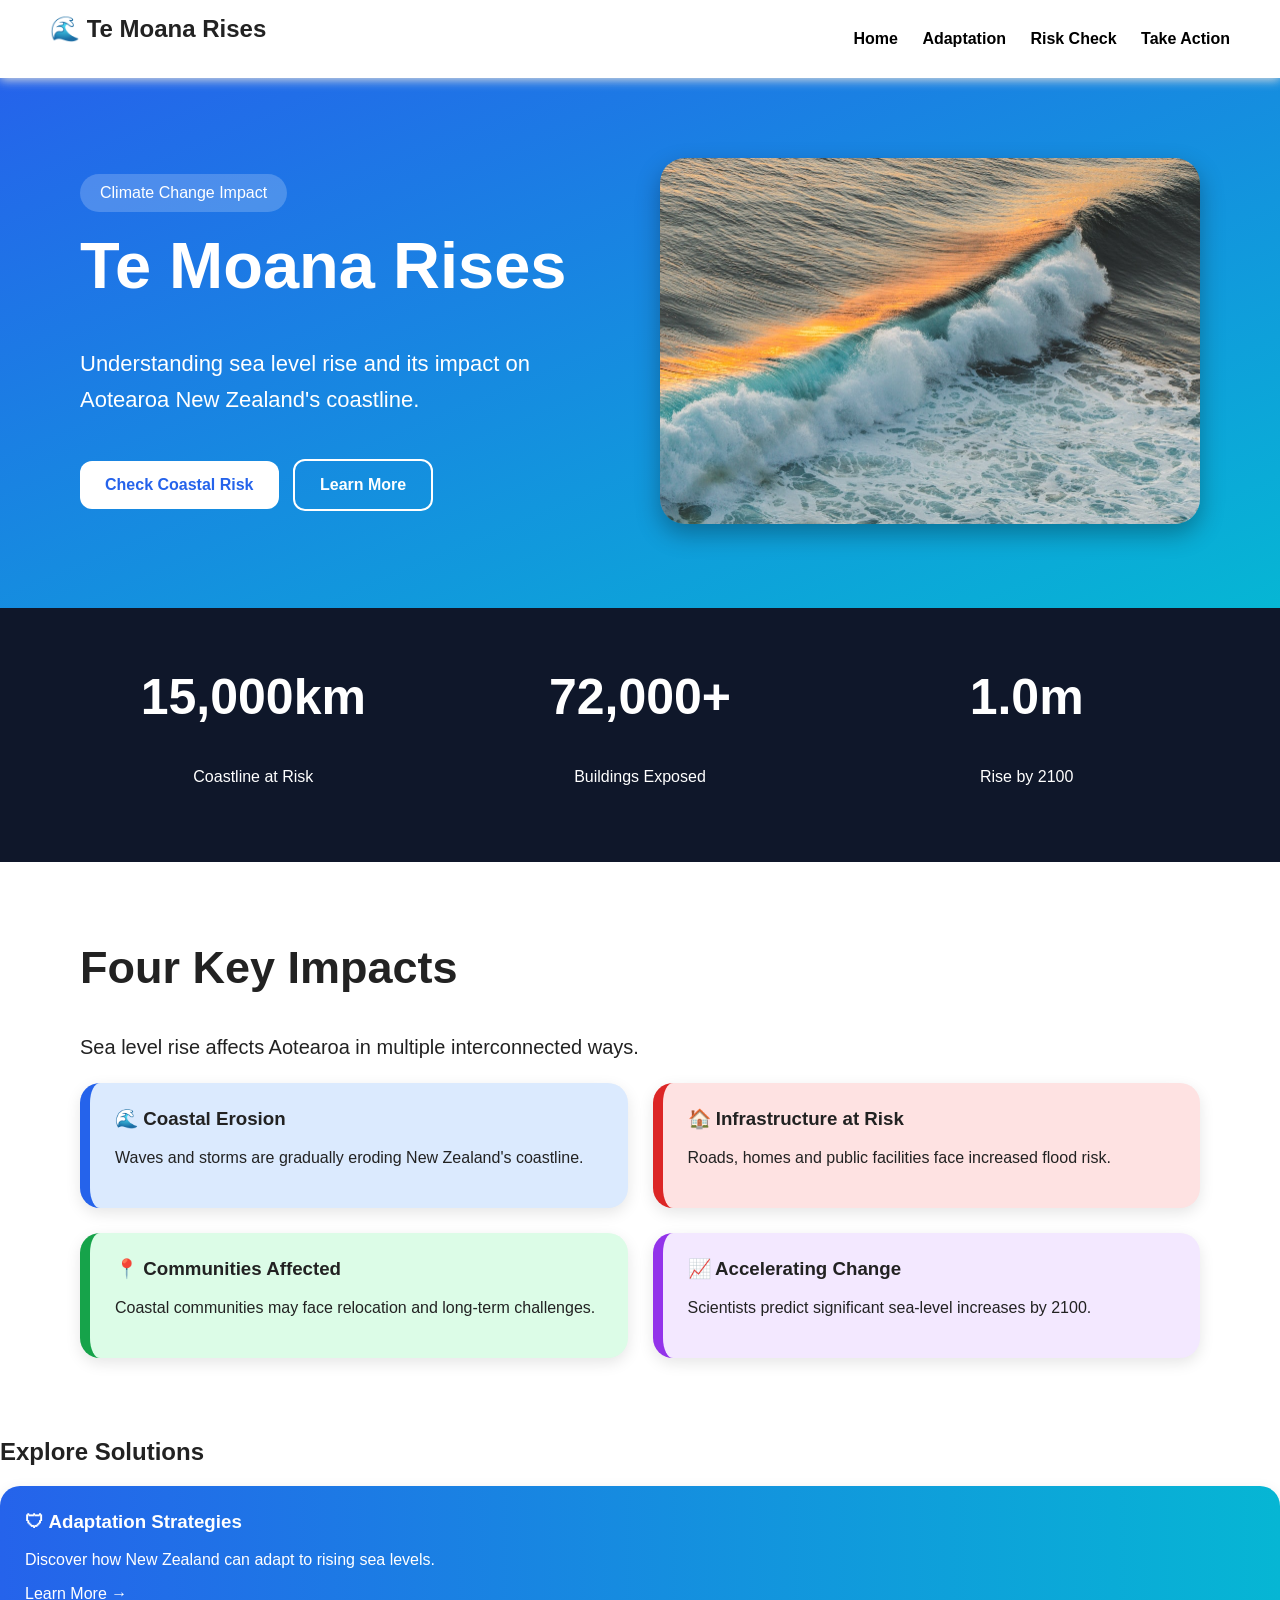
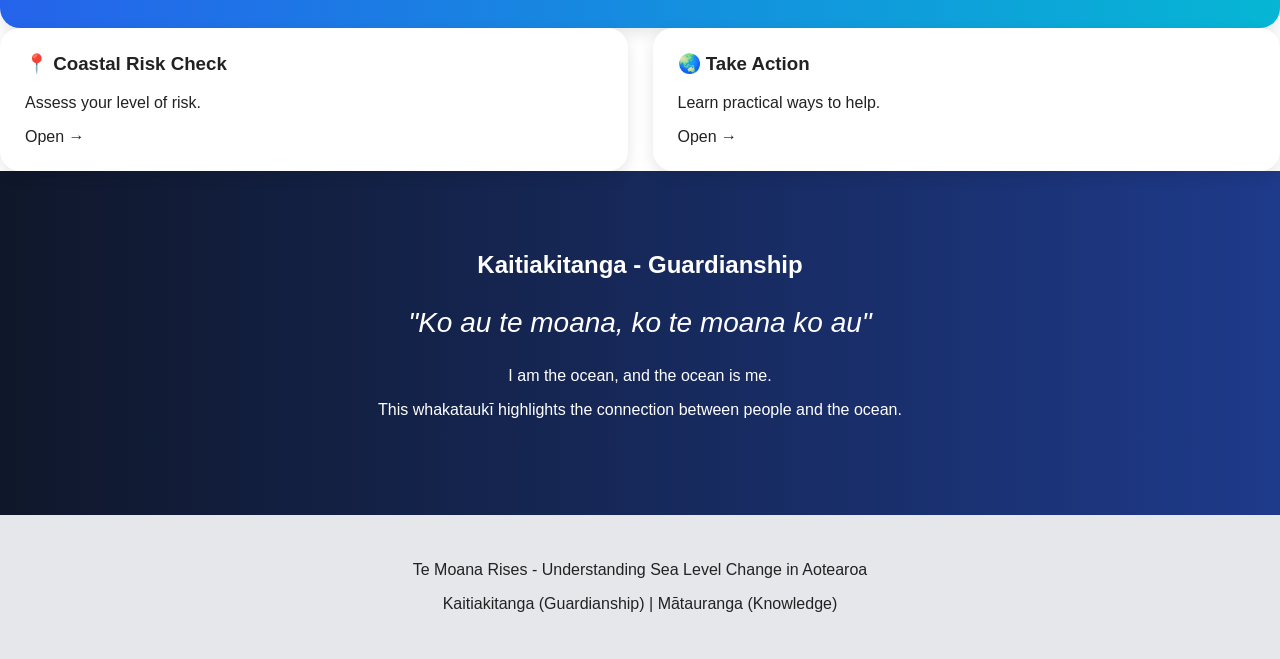
<file: index.html>
<!DOCTYPE html>
<html lang="en">
<head>
    <meta charset="UTF-8">
    <title>Title</title>
    <link rel="stylesheet" href="style.css">
</head>
<body>

<!-- Navigation -->
<div class="navbar">
<h2>🌊 Te Moana Rises</h2>
<div class="nav-links">
<a href="index.html">Home</a>
<a href="adaptation.html">Adaptation</a>
<a href="risk check.html">Risk Check</a>
<a href="take action.html">Take Action</a>
</div>
</div>

<!-- Hero Section -->
<div class="hero">
<div class="hero-text">
<p class="badge">Climate Change Impact</p>
<h1>Te Moana Rises</h1>
<p class="hero-subtitle">
Understanding sea level rise and its impact on
Aotearoa New Zealand's coastline.
</p>
<a href="risk check.html" class="button">
Check Coastal Risk
</a>
<a href="adaptation.html" class="button2">
Learn More
</a>
</div>

<div class="hero-image">
<img src="images/ocean.jpg" alt="Ocean Waves">
</div>
</div>

<!-- Stat Section -->
<div class="stats">
<div>
<h2>15,000km</h2>
<p>Coastline at Risk</p>
</div>

<div>
<h2>72,000+</h2>
<p>Buildings Exposed</p>
</div>

<div>
<h2>1.0m</h2>
<p>Rise by 2100</p>
</div>
</div>

<!-- Impact Section -->
<div class="section">
<h2>Four Key Impacts</h2>
<p class="section-text">
Sea level rise affects Aotearoa in multiple
interconnected ways.
</p>

<div class="impact-grid">
<div class="card blue">
<h3>🌊 Coastal Erosion</h3>
<p>
Waves and storms are gradually eroding
New Zealand's coastline.
</p>
</div>

<div class="card red">
<h3>🏠 Infrastructure at Risk</h3>
<p>
Roads, homes and public facilities face
increased flood risk.
</p>
</div>

<div class="card green">
<h3>📍 Communities Affected</h3>
<p>
Coastal communities may face relocation
and long-term challenges.
</p>
</div>

<div class="card purple">
<h3>📈 Accelerating Change</h3>
<p>
Scientists predict significant sea-level
increases by 2100.
</p>
</div>
</div>
</div>

<!-- Solutions Section -->
<div class="solutions">
<h2>Explore Solutions</h2>

<div class="solution-card big">
<h3>🛡 Adaptation Strategies</h3>
<p>
Discover how New Zealand can adapt to
rising sea levels.
</p>
<a href="adaptation.html">Learn More →</a>
</div>

<div class="solution-grid">
<div class="solution-card">
<h3>📍 Coastal Risk Check</h3>
<p>Assess your level of risk.</p>
<a href="risk check.html">Open →</a>
</div>

<div class="solution-card">
<h3>🌏 Take Action</h3>
<p>Learn practical ways to help.</p>
<a href="take action.html">Open →</a>
</div>
</div>
</div>

<!-- Maori Section -->
<div class="maori">
<h2>Kaitiakitanga - Guardianship</h2>
<p class="quote">
"Ko au te moana, ko te moana ko au"</p>
<p>
I am the ocean, and the ocean is me.
</p>
<p>
This whakataukī highlights the connection
between people and the ocean.
</p>
</div>

<!-- Footer -->
<div class="footer">
<p>
Te Moana Rises - Understanding Sea Level Change
in Aotearoa
</p>

<p>
Kaitiakitanga (Guardianship) |
Mātauranga (Knowledge)
</p>
</div>

</body>
</html>
</file>
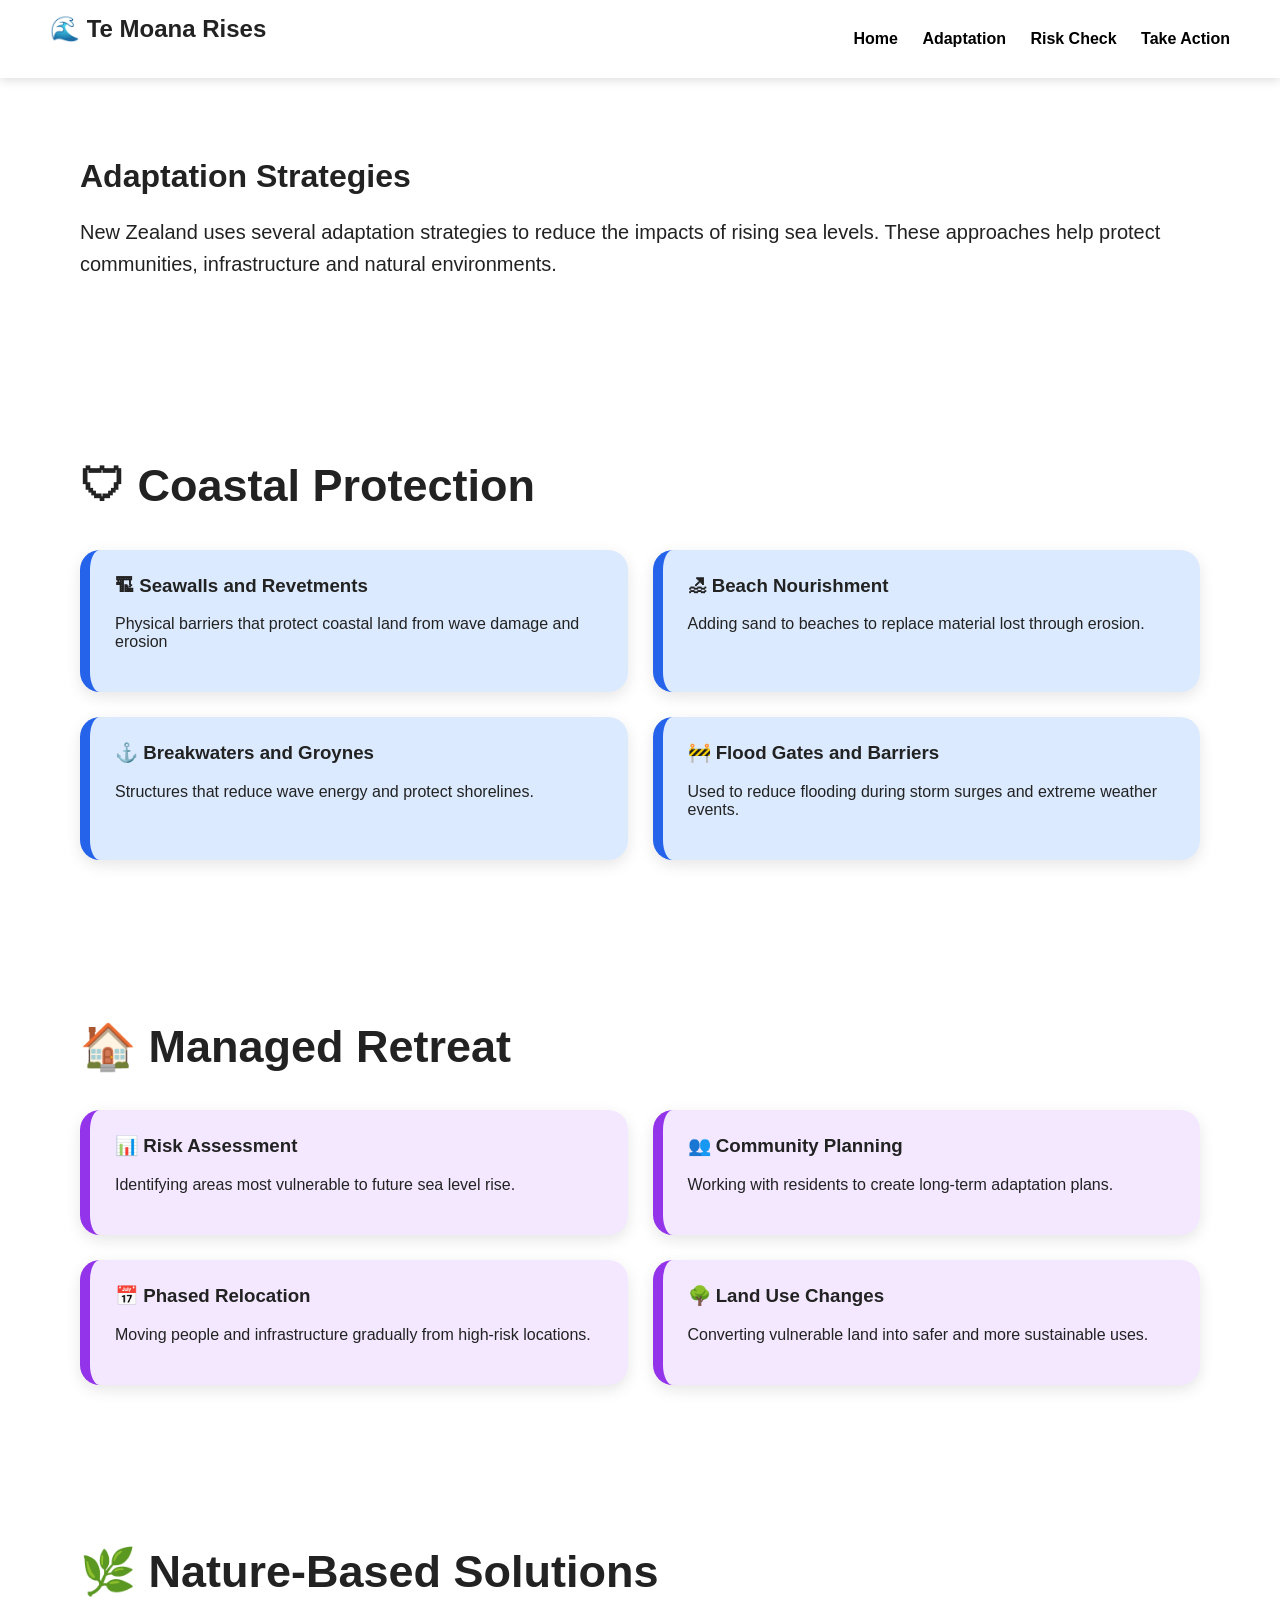
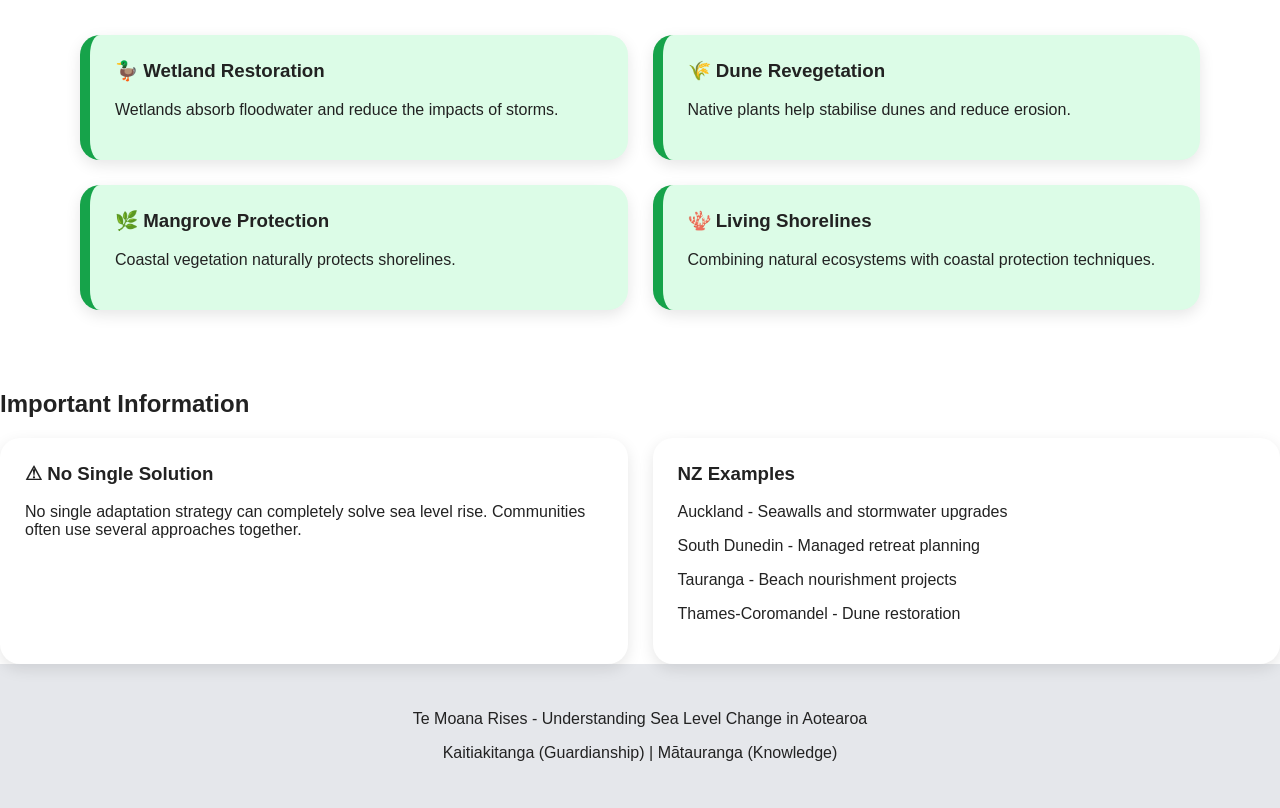
<file: adaptation.html>
<!DOCTYPE html>
<html lang="en">
<head>
    <meta charset="UTF-8">
    <title>Title</title>
    <link rel="stylesheet" href="style.css">
</head>
<body>

<!-- Navigation -->
<div class="navbar">
<h2>🌊 Te Moana Rises</h2>
<div class="nav-links">
<a href="index.html">Home</a>
<a href="adaptation.html">Adaptation</a>
<a href="risk check.html">Risk Check</a>
<a href="take action.html">Take Action</a>
</div>
</div>

<!-- Introduction Section -->
<div class="section">

<h1>Adaptation Strategies</h1>

<p class="section-text">
New Zealand uses several adaptation strategies to reduce the
impacts of rising sea levels. These approaches help protect
communities, infrastructure and natural environments.
</p>

</div>

<!-- Coastal Protection -->
<div class="section">

<h2>🛡 Coastal Protection</h2>

<div class="impact-grid">

<div class="card blue">
<h3>🏗 Seawalls and Revetments</h3>
<p>
Physical barriers that protect coastal land
from wave damage and erosion
</p>
</div>

<div class="card blue">
<h3>🏖 Beach Nourishment</h3>
<p>
Adding sand to beaches to replace material
lost through erosion.
</p>
</div>

<div class="card blue">
<h3>⚓ Breakwaters and Groynes</h3>
<p>
Structures that reduce wave energy and
protect shorelines.
</p>
</div>

<div class="card blue">
<h3>🚧 Flood Gates and Barriers</h3>
<p>
Used to reduce flooding during storm surges
and extreme weather events.
</p>
</div>

</div>
</div>

<!-- Managed Retreat -->
<div class="section">

<h2>🏠 Managed Retreat</h2>

<div class="impact-grid">

<div class="card purple">
<h3>📊 Risk Assessment</h3>
<p>
Identifying areas most vulnerable to future
sea level rise.
</p>
</div>

<div class="card purple">
<h3>👥 Community Planning</h3>
<p>
Working with residents to create long-term
adaptation plans.
</p>
</div>

<div class="card purple">
<h3>📅 Phased Relocation</h3>
<p>
Moving people and infrastructure gradually
from high-risk locations.
</p>
</div>

<div class="card purple">
<h3>🌳 Land Use Changes</h3>
<p>
Converting vulnerable land into safer and
more sustainable uses.
</p>
</div>

</div>
</div>

<!-- Nature Based Solution -->
<div class="section">

<h2>🌿 Nature-Based Solutions</h2>

<div class="impact-grid">

<div class="card green">
<h3>🦆 Wetland Restoration</h3>
<p>
Wetlands absorb floodwater and reduce the
impacts of storms.
</p>
</div>

<div class="card green">
<h3>🌾 Dune Revegetation</h3>
<p>
Native plants help stabilise dunes and
reduce erosion.
</p>
</div>

<div class="card green">
<h3>🌿 Mangrove Protection</h3>
<p>
Coastal vegetation naturally protects
shorelines.
</p>
</div>

<div class="card green">
<h3>🪸 Living Shorelines</h3>
<p>
Combining natural ecosystems with coastal
protection techniques.
</p>
</div>

</div>
</div>

<!-- Important Information -->
<div class="solutions">

<h2>Important Information</h2>

<div class="solution-grid">

<div class="solution-card">

<h3>⚠ No Single Solution</h3>

<p>
No single adaptation strategy can completely
solve sea level rise. Communities often use
several approaches together.
</p>

</div>

<div class="solution-card">

<h3>NZ Examples</h3>

<p>Auckland - Seawalls and stormwater upgrades</p>
<p>South Dunedin - Managed retreat planning</p>
<p>Tauranga - Beach nourishment projects</p>
<p>Thames-Coromandel - Dune restoration</p>

</div>

</div>
</div>

<!-- Footer -->
<div class="footer">

<p>
Te Moana Rises - Understanding Sea Level Change
in Aotearoa
</p>

<p>
Kaitiakitanga (Guardianship) |
Mātauranga (Knowledge)
</p>

</div>

</body>
</html>
</file>
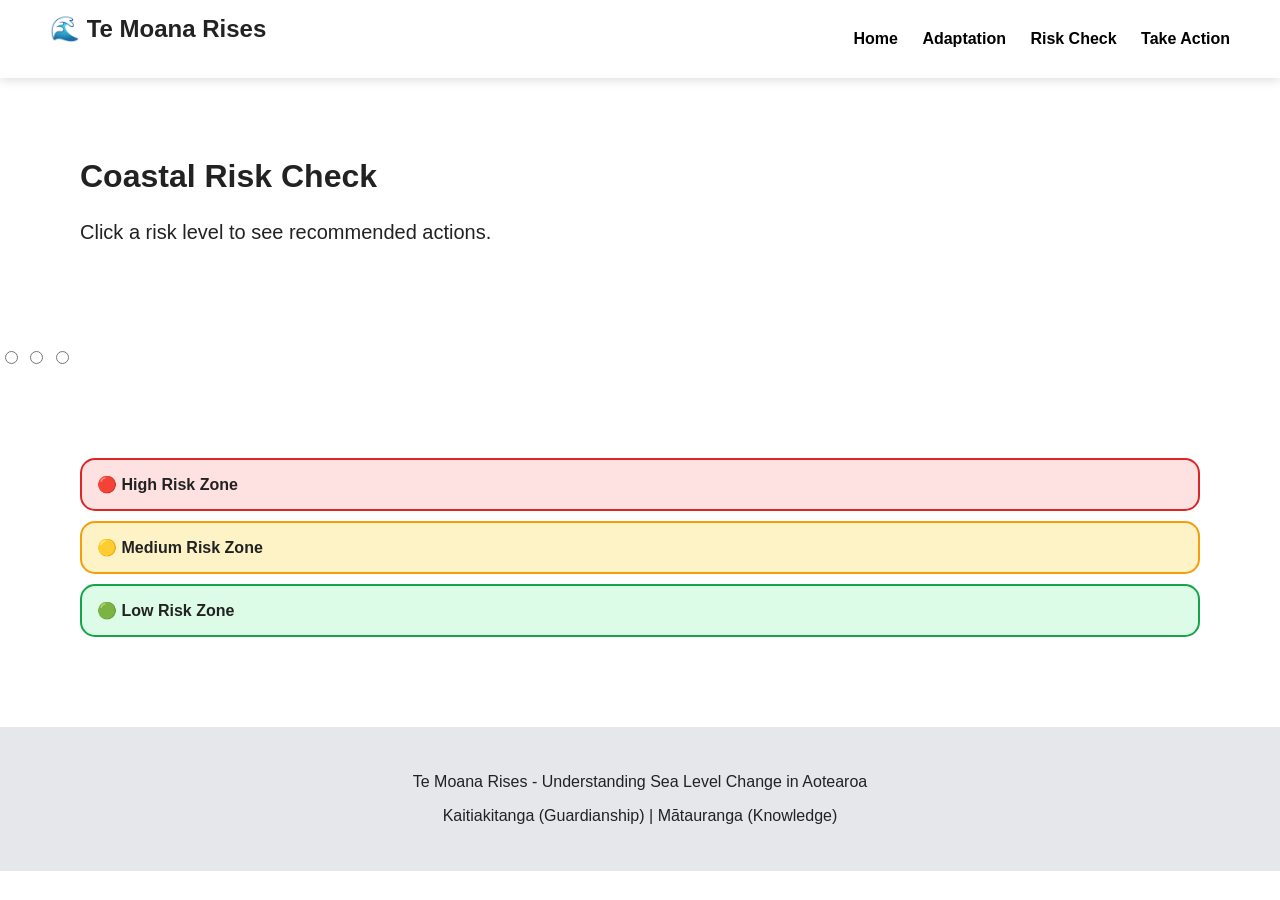
<file: risk check.html>
<!DOCTYPE html>
<html lang="en">
<head>
    <meta charset="UTF-8">
    <title>Title</title>
    <link rel="stylesheet" href="style.css">
</head>
<body>

<!-- Navigation -->
<div class="navbar">
<h2>🌊 Te Moana Rises</h2>
<div class="nav-links">
<a href="index.html">Home</a>
<a href="adaptation.html">Adaptation</a>
<a href="risk check.html">Risk Check</a>
<a href="take action.html">Take Action</a>
</div>
</div>

<!-- Title -->
<div class="section">
<h1>Coastal Risk Check</h1>
<p class="section-text">
Click a risk level to see recommended actions.
</p>
</div>

<!-- Radio buttons -->
<input type="radio" name="risk" id="high">
<input type="radio" name="risk" id="medium">
<input type="radio" name="risk" id="low">

<!-- Main interactive area -->
<div class="wrap section">

<!-- Buttons -->
<label for="high" class="high-label">🔴 High Risk Zone</label>
<label for="medium" class="medium-label">🟡 Medium Risk Zone</label>
<label for="low" class="low-label">🟢 Low Risk Zone</label>

<!-- Results -->
<div class="result high-info">
<h3>High Risk Actions</h3>
<p>🏠 Check flood maps with council</p>
<p>⚠ Prepare evacuation plan</p>
<p>📊 Review insurance coverage</p>
<p>🚨 Avoid high hazard zones</p>
</div>

<div class="result medium-info">
<h3>Medium Risk Actions</h3>
<p>🌧 Monitor storm warnings</p>
<p>🏡 Improve drainage systems</p>
<p>📊 Stay updated with council plans</p>
<p>🛠 Plan small protection upgrades</p>
</div>

<div class="result low-info">
<h3>Low Risk Actions</h3>
<p>🌿 Stay informed about climate change</p>
<p>👥 Support community projects</p>
<p>📊 Follow environmental updates</p>
<p>🏛 Support resilience planning</p>
</div>

</div>

<!-- Footer -->
<div class="footer">
<p>Te Moana Rises - Understanding Sea Level Change in Aotearoa</p>
<p>Kaitiakitanga (Guardianship) | Mātauranga (Knowledge)</p>
</div>


</body>
</html>
</file>
<file: style.css>
/* General */
body{
margin:0;
font-family:Arial,sans-serif;
background:#fff;
color:#222;
}

h1,h2,h3{margin-top:0}

a{
text-decoration:none;
color:inherit;
}

/* Navigation */
.navbar{
display:flex;
justify-content:space-between;
align-items:center;
padding:15px 50px;
background:#fff;
position:sticky;
top:0;
z-index:1000;
box-shadow:0 2px 10px #ddd;
}

.nav-links a{
margin-left:20px;
font-weight:bold;
color:#000;
}

.nav-links a:hover{
color:#0ea5e9;
}

/* Hero */
.hero{
display:grid;
grid-template-columns:1fr 1fr;
gap:40px;
padding:80px;
background:linear-gradient(to bottom right,#2563eb,#06b6d4);
color:#fff;
}

.hero h1{font-size:65px}

.hero-subtitle{font-size:22px;line-height:1.6}

.badge{
display:inline-block;
padding:10px 20px;
border-radius:30px;
background:rgba(255,255,255,0.2);
}

.hero-image img{
width:100%;
border-radius:25px;
box-shadow:0 10px 25px rgba(0,0,0,0.3);
}

/* Buttons */
.button,.button2{
display:inline-block;
padding:15px 25px;
border-radius:12px;
font-weight:bold;
margin-top:20px;
margin-right:10px;
}

.button{
background:#fff;
color:#2563eb;
}

.button2{
border:2px solid #fff;
color:#fff;
}

.button:hover,.button2:hover{opacity:.85}

/* Stats */
.stats{
display:grid;
grid-template-columns:repeat(3,1fr);
text-align:center;
padding:60px;
background:#0f172a;
color:#fff;
}

.stats h2{font-size:50px}

/* Sections */
.section{padding:80px}

.section h2{font-size:45px}

.section-text{
font-size:20px;
line-height:1.6;
}

/* Grids */
.grid-2,.grid-3,.grid-4,.impact-grid,.solution-grid{
display:grid;
gap:25px;
}

.grid-2{grid-template-columns:repeat(2,1fr)}
.grid-3{grid-template-columns:repeat(3,1fr)}
.grid-4{grid-template-columns:repeat(4,1fr)}
.impact-grid,.solution-grid{grid-template-columns:repeat(2,1fr)}

/* Cards */
.card,.solution-card{
padding:25px;
border-radius:20px;
box-shadow:0 5px 15px rgba(0,0,0,0.1);
transition:.3s;
background:#fff;
}

.card:hover,.solution-card:hover{
transform:translateY(-5px);
}

/* Colours */
.blue{background:#dbeafe;border-left:10px solid #2563eb}
.red{background:#fee2e2;border-left:10px solid #dc2626}
.green{background:#dcfce7;border-left:10px solid #16a34a}
.purple{background:#f3e8ff;border-left:10px solid #9333ea}
.orange{background:#fef3c7;border-left:10px solid #f59e0b}

/* Big box */
.big{
background:linear-gradient(to right,#2563eb,#06b6d4);
color:#fff;
}

/* Risk */
.high-label,.medium-label,.low-label{
display:block;
padding:15px;
margin:10px 0;
border-radius:15px;
font-weight:bold;
cursor:pointer;
}

.high-label{background:#fee2e2;border:2px solid #dc2626}
.medium-label{background:#fef3c7;border:2px solid #f59e0b}
.low-label{background:#dcfce7;border:2px solid #16a34a}

.result{
display:none;
padding:20px;
margin-top:15px;
border-radius:15px;
line-height:1.6;
}

.high-info{background:#fee2e2;border-left:8px solid #dc2626}
.medium-info{background:#fef3c7;border-left:8px solid #f59e0b}
.low-info{background:#dcfce7;border-left:8px solid #16a34a}

#high:checked~.wrap .high-info,
#medium:checked~.wrap .medium-info,
#low:checked~.wrap .low-info{
display:block;
}

/* Maori */
.maori{
padding:80px;
text-align:center;
background:linear-gradient(to right,#0f172a,#1e3a8a);
color:#fff;
}

.quote{
font-size:28px;
font-style:italic;
}

/* Footer */
.footer{
padding:30px;
text-align:center;
background:#e5e7eb;
}

/* Mobile */
@media(max-width:900px){

.hero{grid-template-columns:1fr;padding:40px}

.stats{grid-template-columns:1fr;gap:20px}

.grid-2,.grid-3,.grid-4,.impact-grid,.solution-grid{
grid-template-columns:1fr
}

.navbar{
flex-direction:column;
text-align:center;
}

.nav-links{margin-top:15px}

.section{padding:40px}

.hero h1{font-size:45px}
}
</file>
